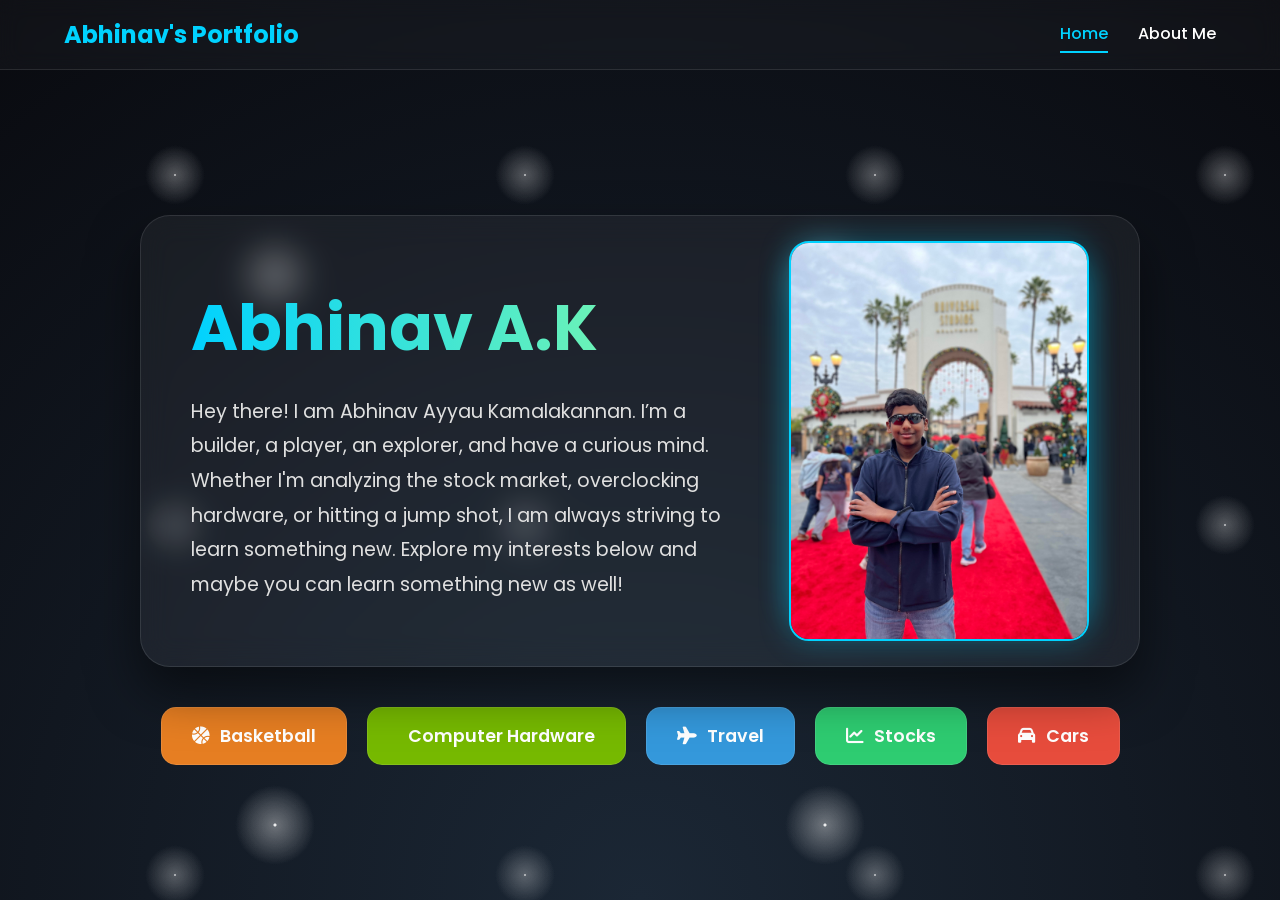
<file: Blog Website/index.html>
<!DOCTYPE html>
<html lang="en">
<head>
    <meta charset="UTF-8">
    <meta name="viewport" content="width=device-width, initial-scale=1.0">
    <title>Abhinav's Universe</title>
    <link rel="stylesheet" href="style.css">
    <link href="https://fonts.googleapis.com/css2?family=Poppins:wght@300;400;700&display=swap" rel="stylesheet">
    <link rel="stylesheet" href="https://cdnjs.cloudflare.com/ajax/libs/font-awesome/6.4.0/css/all.min.css">
</head>
<body>
    <nav class="top-nav">
        <div class="nav-container">
            <a href="index.html" class="nav-logo">Abhinav's Portfolio</a>
            <div class="nav-links">
                <a href="index.html" class="nav-item active">Home</a>
                <a href="aboutmepage.html" class="nav-item">About Me</a>
            </div>
        </div>
    </nav>

    <div class="stars-container"></div>
<body>

    <div class="stars-container"></div>

    <div class="main-container">
        
        <div class="profile-card">
            <div class="card-content">
                <h1 class="name">Abhinav A.K</h1>
                <div class="bio">
                    <p>
                        Hey there! I am Abhinav Ayyau Kamalakannan. I’m a builder, a player, an explorer, and have a 
                        curious mind. Whether I'm analyzing the stock market, overclocking hardware, 
                        or hitting a jump shot, I am always striving to learn something new. Explore my interests below 
                        and maybe you can learn something new as well!
                    </p>
                </div>
            </div>

            <div class="image-area">
                <div class="profile-pic-placeholder">
                    <span><img src="images/abhiblog.jpg" alt="Abhinav" class="profile-image"></span>
                </div>
            </div>
        </div>

        <div class="button-grid">
            <a href="#" class="interest-btn basketball">
                <i class="fas fa-basketball-ball"></i> Basketball
            </a>
            <a href="#" class="interest-btn hardware">
                <i class="fab fa-nvidia"></i>Computer Hardware
            </a>
            <a href="travel.html" class="interest-btn travel">
                <i class="fas fa-plane"></i> Travel
            </a>
            <a href="#" class="interest-btn stocks">
                <i class="fas fa-chart-line"></i> Stocks
            </a>
            <a href="#" class="interest-btn cars">
                <i class="fas fa-car"></i> Cars
            </a>
        </div>

    </div>

</body>
</html>
</file>
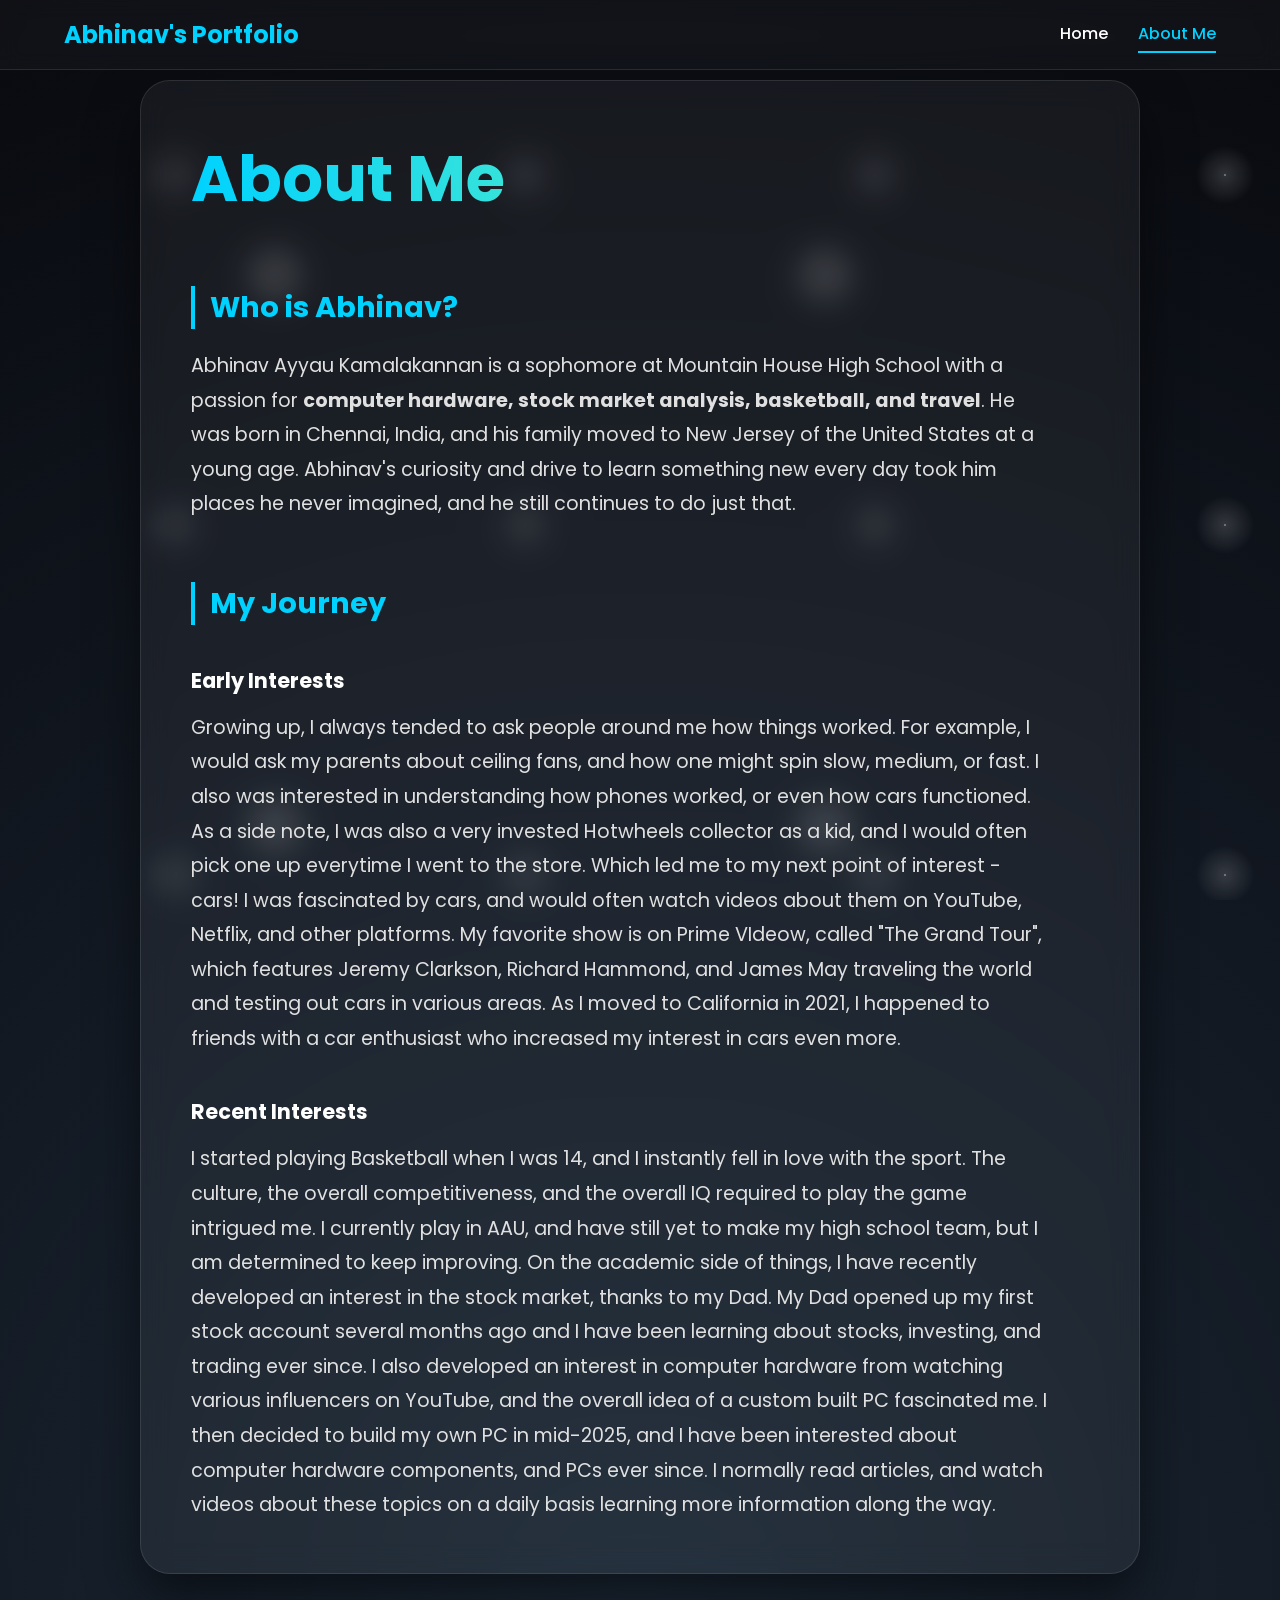
<file: Blog Website/aboutmepage.html>
<!DOCTYPE html>
<html lang="en">
<head>
    <meta charset="UTF-8">
    <meta name="viewport" content="width=device-width, initial-scale=1.0">
    <title>About Abhinav</title>
    <link rel="stylesheet" href="style.css">
    <link href="https://fonts.googleapis.com/css2?family=Poppins:wght@300;400;700&display=swap" rel="stylesheet">
</head>
<body>
    <nav class="top-nav">
        <div class="nav-container">
            <a href="index.html" class="nav-logo">Abhinav's Portfolio</a>
            <div class="nav-links">
                <a href="index.html" class="nav-item">Home</a>
                <a href="about.html" class="nav-item active">About Me</a>
            </div>
        </div>
    </nav>

    <div class="stars-container"></div>

    <div class="main-container">
        <div class="profile-card">
            <div class="card-content">
                <h1 class="name">About Me</h1>
               <div class="bio">
    <h2 class="bio-heading">Who is Abhinav?</h2>
    <p>
        Abhinav Ayyau Kamalakannan is a sophomore at Mountain House High School with a passion for 
        <strong>computer hardware, stock market analysis, basketball, and travel</strong>. He was born in 
        Chennai, India, and his family moved to New Jersey of the United States at a young age. 
        Abhinav's curiosity and drive to learn something new every day took him places he never imagined, and
        he still continues to do just that.
    </p>

    <h2 class="bio-heading">My Journey</h2>
    <h3 class="bio-subheading">Early Interests</h3>
    <p>
        Growing up, I always tended to ask people around me how things worked. For example, I would ask
        my parents about ceiling fans, and how one might spin slow, medium, or fast. I also was interested
        in understanding how phones worked, or even how cars functioned. As a side note, I was also a very
        invested Hotwheels collector as a kid, and I would often pick one up everytime I went to the store. Which 
        led me to my next point of interest - cars! I was fascinated by cars, and would often watch videos about them on YouTube,
        Netflix, and other platforms. My favorite show is on Prime VIdeow, called "The Grand Tour", which features
        Jeremy Clarkson, Richard Hammond, and James May traveling the world and testing out cars in various areas. As I moved to
        California in 2021, I happened to friends with a car enthusiast who increased my interest in cars even more.
    </p>

    <h3 class="bio-subheading">Recent Interests</h3>
    <p>
       I started playing Basketball when I was 14, and I instantly fell in love with the sport. The culture, the overall
       competitiveness, and the overall IQ required to play the game intrigued me. I currently play in AAU, and have still
       yet to make my high school team, but I am determined to keep improving. On the academic side of things, I have recently
       developed an interest in the stock market, thanks to my Dad. My Dad opened up my first stock account several months ago and 
       I have been learning about stocks, investing, and trading ever since. I also developed an interest in computer hardware from 
       watching various influencers on YouTube, and the overall idea of a custom built PC fascinated me. I then decided to build my own PC in mid-2025, 
       and I have been interested about computer hardware components, and PCs ever since. I normally read articles, and watch videos about these topics on a daily basis
       learning more information along the way.
    </p>
</div>
</file>
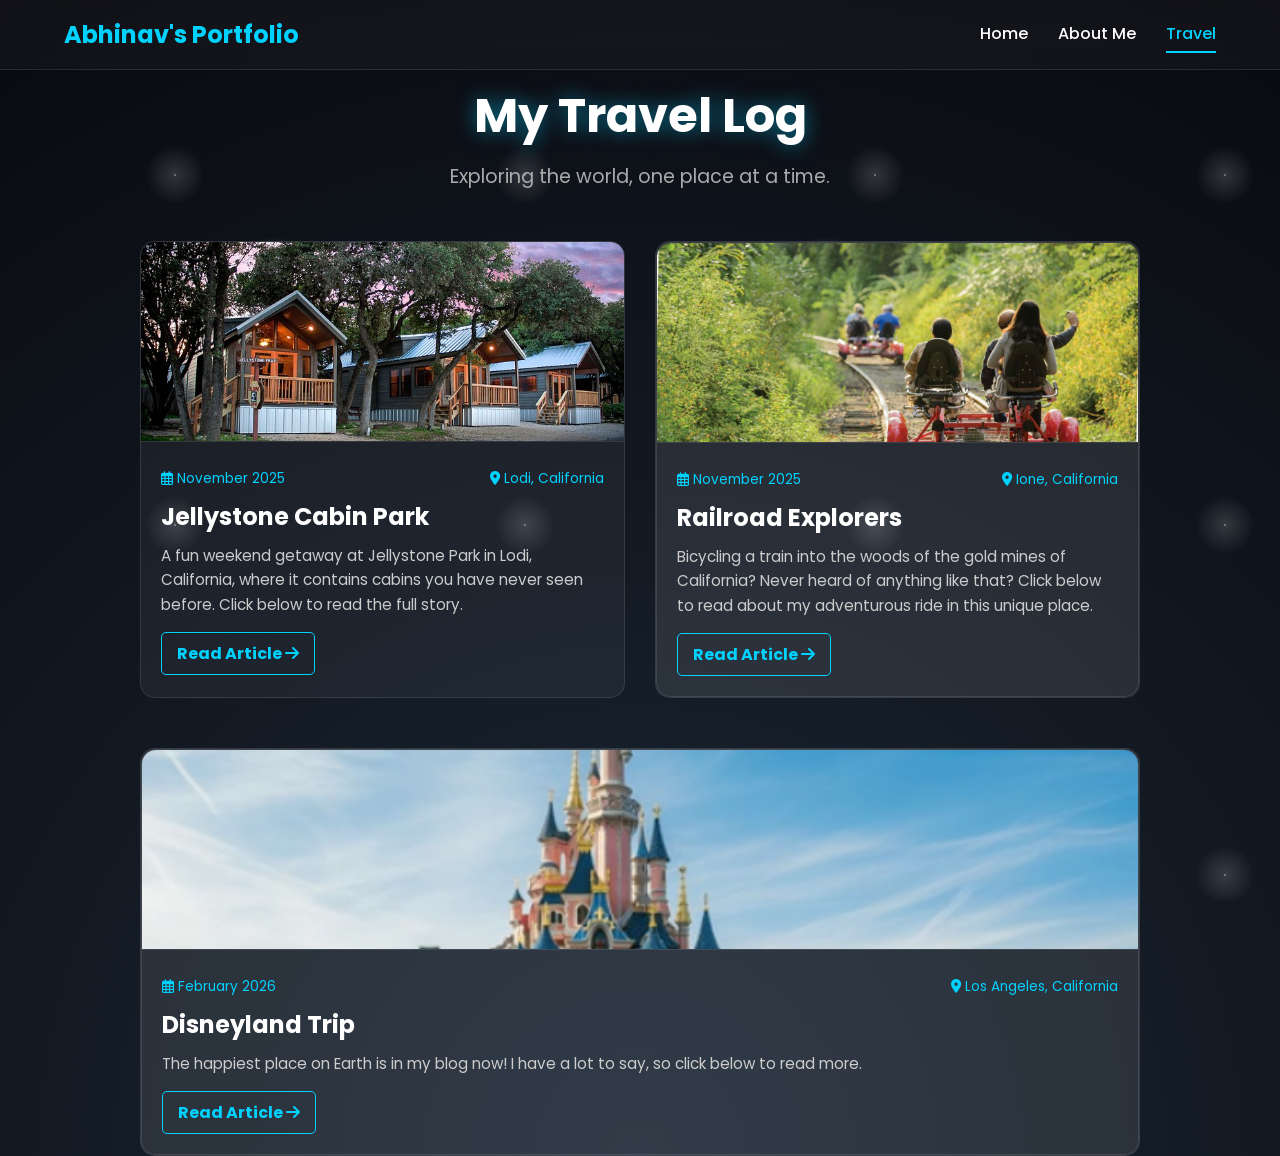
<file: Blog Website/travel.html>
<!DOCTYPE html>
<html lang="en">
<head>
    <meta charset="UTF-8">
    <meta name="viewport" content="width=device-width, initial-scale=1.0">
    <title>Abhinav's Travels</title>
    <link rel="stylesheet" href="style.css">
    <link href="https://fonts.googleapis.com/css2?family=Poppins:wght@300;400;600;700&display=swap" rel="stylesheet">
    <link rel="stylesheet" href="https://cdnjs.cloudflare.com/ajax/libs/font-awesome/6.4.0/css/all.min.css">
</head>
<body>

    <nav class="top-nav">
        <div class="nav-container">
            <a href="index.html" class="nav-logo">Abhinav's Portfolio</a>
            <div class="nav-links">
                <a href="index.html" class="nav-item">Home</a>
                <a href="aboutmepage.html" class="nav-item">About Me</a>
                <a href="travel.html" class="nav-item active">Travel</a>
            </div>
        </div>
    </nav>

    <div class="stars-container"></div>

    <div class="main-container">
        
        <h1 class="page-title">My Travel Log</h1>
        <p class="page-subtitle">Exploring the world, one place at a time.</p>

        <div class="trip-grid">

            <div class="trip-card">
                <img src="images/hill-country-cabins.jpg" alt="Trip 1" class="trip-image">
                
                <div class="trip-content">
                    <div class="trip-meta">
                        <span><i class="far fa-calendar-alt"></i> November 2025</span>
                        <span><i class="fas fa-map-marker-alt"></i> Lodi, California</span>
                    </div>

                    <h2 class="trip-title">Jellystone Cabin Park</h2>
                    <p class="trip-desc">
                        A fun weekend getaway at Jellystone Park in Lodi, California, where it contains cabins you have never seen before. 
                        Click below to read the full story. 
                    </p>
                    <a href="Jellystonepark.html" class="read-article-btn">Read Article <i class="fas fa-arrow-right"></i></a>
                </div>
            </div>

            <div class="trip-card">
                <div class="trip-card">
                <img src="images/train.jpg" alt="Bali Trip" class="trip-image">
                
                <div class="trip-content">
                    <div class="trip-meta">
                        <span><i class="far fa-calendar-alt"></i> November 2025</span>
                        <span><i class="fas fa-map-marker-alt"></i> Ione, California</span>
                    </div>

                    <h2 class="trip-title">Railroad Explorers</h2>
                    <p class="trip-desc">
                        Bicycling a train into the woods of the gold mines of California? Never heard of anything like that? Click below to read about my adventurous ride in this unique place.
                    </p>
                    
                    <a href="railroadexplorerstrip.html" class="read-article-btn">Read Article <i class="fas fa-arrow-right"></i></a>
                </div>
            </div>
                </div>
            </div>
        <div class="trip-card">
                <div class="trip-card">
                <img src="images/disney.png" alt="Disneyland Trip" class="trip-image">
                
                <div class="trip-content">
                    <div class="trip-meta">
                        <span><i class="far fa-calendar-alt"></i> February 2026</span>
                        <span><i class="fas fa-map-marker-alt"></i> Los Angeles, California</span>
                    </div>

                    <h2 class="trip-title">Disneyland Trip</h2>
                    <p class="trip-desc">
                        The happiest place on Earth is in my blog now! I have a lot to say, so click below to read more. 
                    </p>
                    
                    <a href="disneylandtrip.html" class="read-article-btn">Read Article <i class="fas fa-arrow-right"></i></a>
                </div>
            </div>
                </div>
            </div>

      

</body>
</html>
</file>
<file: Blog Website/style.css>
.top-nav {
    position: fixed;
    top: 0;
    left: 0;
    width: 100%;
    height: 70px;
    background: rgba(255, 255, 255, 0.03);
    backdrop-filter: blur(10px);
    border-bottom: 1px solid rgba(255, 255, 255, 0.1);
    z-index: 1000;
    display: flex;
    align-items: center;
}

.nav-container {
    width: 90%;
    max-width: 1200px;
    margin: 0 auto;
    display: flex;
    justify-content: space-between;
    align-items: center;
}

.nav-logo {
    font-weight: 700;
    font-size: 1.5rem;
    text-decoration: none;
    color: #00d2ff;
}

.nav-links {
    display: flex;
    gap: 30px;
}

.nav-item {
    text-decoration: none;
    color: #fff;
    font-weight: 500;
    font-size: 1rem;
    transition: color 0.3s ease;
    padding: 5px 0;
}

.nav-item:hover, .nav-item.active {
    color: #00d2ff;
    border-bottom: 2px solid #00d2ff;
}

/* Update main-container to account for the fixed nav height */
.main-container {
    margin-top: 80px; /* Pushes content down so it doesn't hide behind the nav */
    width: 90%;
    max-width: 1000px;
}
* {
    margin: 0;
    padding: 0;
    box-sizing: border-box;
}

body {
    font-family: 'Poppins', sans-serif;
    /* Dreamy Space Background */
    background: radial-gradient(circle at bottom, #1B2735 0%, #090A0F 100%);
    color: #ffffff;
    display: flex;
    justify-content: center;
    align-items: center;
    min-height: 100vh;
    overflow-x: hidden;
}

/* Creating a simple Starry effect */
.stars-container {
    position: fixed;
    top: 0; left: 0; width: 100%; height: 100%;
    background-image: 
        radial-gradient(white, rgba(255,255,255,.2) 2px, transparent 40px),
        radial-gradient(white, rgba(255,255,255,.15) 1px, transparent 30px);
    background-size: 550px 550px, 350px 350px;
    z-index: -1;
}

.main-container {
    width: 90%;
    max-width: 1000px; /* Wider for the side-by-side look */
}

/* THE PROFILE CARD - LARGER AND LIVELY */
.profile-card {
    background: rgba(255, 255, 255, 0.05); /* Glassmorphism effect */
    backdrop-filter: blur(15px);
    border: 1px solid rgba(255, 255, 255, 0.1);
    border-radius: 30px;
    display: flex; /* Side by side layout */
    align-items: center;
    padding: 50px;
    margin-bottom: 40px;
    box-shadow: 0 25px 50px rgba(0,0,0,0.5);
}

.card-content {
    flex: 1; /* Takes up left side */
    text-align: left;
    padding-right: 40px;
}

.name {
    font-size: 4rem;
    font-weight: 700;
    margin-bottom: 20px;
    background: linear-gradient(to right, #00d2ff, #92fe9d);
    -webkit-background-clip: text;
    -webkit-text-fill-color: transparent;
}

.bio p {
    font-size: 1.2rem;
    line-height: 1.8;
    color: #e0e0e0;
}

/* IMAGE ON THE RIGHT */
.image-area {
    flex: 0 0 300px; /* Fixed width for the photo */
}

.profile-pic-placeholder {
    width: 300px;
    height: 350px;
    background: #333;
    border-radius: 20px;
    display: flex;
    align-items: center;
    justify-content: center;
    border: 2px solid #00d2ff;
    box-shadow: 0 0 30px rgba(0, 210, 255, 0.3);
}

/* BUTTONS WITH UNIQUE COLORS */
.button-grid {
    display: flex;
    flex-wrap: wrap;
    gap: 20px;
    justify-content: center;
}

.interest-btn {
    text-decoration: none;
    color: white;
    padding: 15px 30px;
    border-radius: 15px;
    font-weight: 600;
    font-size: 1.1rem;
    transition: all 0.3s ease;
    display: flex;
    align-items: center;
    gap: 10px;
    border: 1px solid rgba(255,255,255,0.1);
}

/* Individual Button Colors */
.basketball { background: #e67e22; } /* Orange */
.hardware { background: #76b900; }   /* Nvidia Green */
.travel { background: #3498db; }     /* Sky Blue */
.stocks { background: #2ecc71; }     /* Money Green */
.cars { background: #e74c3c; }       /* Racing Red */

.interest-btn:hover {
    transform: translateY(-10px) scale(1.05);
    box-shadow: 0 10px 20px rgba(0,0,0,0.4);
    filter: brightness(1.2);
}

/* Responsive for Mobile */
@media (max-width: 768px) {
    .profile-card {
        flex-direction: column;
        text-align: center;
        padding: 30px;
    }
    .card-content { padding-right: 0; margin-bottom: 30px; }
    .name { font-size: 2.5rem; }
}

.profile-image {
    width: 300px;
    height: 400px; /* Adjust height based on your photo's aspect ratio */
    object-fit: cover; /* This prevents the image from looking squished */
    border-radius: 20px;
    border: 2px solid #00d2ff;
    box-shadow: 0 0 30px rgba(0, 210, 255, 0.3);
    display: block;
}
/* The Main Section Headers (like 'Who is Abhinav') */
.bio-heading {
    color: #00d2ff;
    font-size: 1.8rem;
    
    /* INCREASED GAPS HERE */
    margin-top: 60px;    /* Pushes it away from the previous section */
    margin-bottom: 20px; /* Space between header and text */
    
    border-left: 4px solid #00d2ff;
    padding-left: 15px;
}

/* The Sub-headers (like 'Early Curiosity') */
.bio-subheading {
    color: #ffffff;
    font-size: 1.3rem;
    
    /* INCREASED GAPS HERE */
    margin-top: 40px;    /* Distinct gap from previous paragraph */
    margin-bottom: 15px; /* Little breathing room below */
}
/* ========================
   TRAVEL PAGE STYLES 
   ======================== */

.page-title {
    text-align: center;
    font-size: 3rem;
    color: #ffffff;
    margin-bottom: 10px;
    text-shadow: 0 0 20px rgba(0, 210, 255, 0.5);
}

.page-subtitle {
    text-align: center;
    color: #aaaaaa;
    margin-bottom: 50px;
    font-size: 1.2rem;
}

/* THE GRID LAYOUT */
.trip-grid {
    display: grid;
    /* This automatically arranges cards: 1 column on mobile, 2 or 3 on desktop */
    grid-template-columns: repeat(auto-fit, minmax(300px, 1fr)); 
    gap: 30px;
    padding-bottom: 50px;
}

/* INDIVIDUAL CARD STYLE */
.trip-card {
    background: rgba(255, 255, 255, 0.05); /* Dark Glass effect */
    border: 1px solid rgba(255, 255, 255, 0.1);
    border-radius: 15px;
    overflow: hidden; /* Ensures image stays inside curved corners */
    transition: transform 0.3s ease, box-shadow 0.3s ease;
}

.trip-card:hover {
    transform: translateY(-10px); /* Lifts up on hover */
    box-shadow: 0 10px 30px rgba(0, 210, 255, 0.2);
    border-color: #00d2ff;
}

/* IMAGE STYLING */
.trip-image {
    width: 100%;
    height: 200px; /* Fixed height for consistency */
    object-fit: cover; /* Crops image nicely to fit */
    border-bottom: 1px solid rgba(255, 255, 255, 0.1);
}

/* TEXT CONTENT AREA */
.trip-content {
    padding: 20px;
}

.trip-meta {
    display: flex;
    justify-content: space-between;
    font-size: 0.85rem;
    color: #00d2ff; /* Neon blue text for date/location */
    margin-bottom: 10px;
}

.trip-title {
    font-size: 1.5rem;
    margin-bottom: 10px;
    color: #ffffff;
}

.trip-desc {
    font-size: 0.95rem;
    color: #cccccc;
    line-height: 1.6;
}
/* ========================
   ARTICLE PAGE STYLES 
   ======================== */

.article-container {
    width: 90%;
    max-width: 800px; /* Limits width so lines aren't too long to read */
    margin: 100px auto 50px; /* Centers the article */
    padding-bottom: 50px;
}

/* Back Button */
.back-link {
    display: inline-block;
    color: #00d2ff;
    text-decoration: none;
    margin-bottom: 20px;
    font-weight: 600;
    transition: transform 0.2s;
}

.back-link:hover {
    transform: translateX(-5px); /* Moves left slightly on hover */
}

/* The Big Hero Image */
.article-hero-img {
    width: 100%;
    height: 400px;
    object-fit: cover;
    border-radius: 20px;
    margin-bottom: 30px;
    border: 1px solid rgba(255,255,255,0.1);
}

.article-title {
    font-size: 2.5rem;
    color: #fff;
    margin-bottom: 10px;
}

.article-meta {
    color: #aaaaaa;
    font-size: 0.9rem;
    margin-bottom: 40px;
    border-bottom: 1px solid rgba(255,255,255,0.1);
    padding-bottom: 20px;
}

.article-meta .divider {
    margin: 0 10px;
    color: #333;
}

/* The Reading Content */
.article-content p {
    color: #d1d1d1;
    font-size: 1.1rem;
    line-height: 1.8;
    margin-bottom: 20px;
}

.article-content h3 {
    color: #00d2ff;
    font-size: 1.5rem;
    margin-top: 40px;
    margin-bottom: 15px;
}

/* Images inside the text */
.article-inline-img {
    width: 100%;
    border-radius: 10px;
    margin: 30px 0;
    border: 1px solid rgba(255,255,255,0.1);
}

/* The 'Read Article' button on the main travel page */
.read-article-btn {
    display: inline-block;
    margin-top: 15px;
    color: #00d2ff;
    text-decoration: none;
    font-weight: 700;
    border: 1px solid #00d2ff;
    padding: 8px 15px;
    border-radius: 5px;
    transition: all 0.3s;
}

.read-article-btn:hover {
    background: #00d2ff;
    color: #000;
}
/* ========================
   NEW GALLERY STYLES 
   ======================== */

/* Grid to hold multiple images side-by-side */
.image-gallery {
    display: grid;
    /* This creates 3 columns nicely spaced */
    grid-template-columns: repeat(auto-fit, minmax(200px, 1fr));
    gap: 15px;
    margin-top: 30px;
    margin-bottom: 10px;
}

/* Styling the images inside the gallery */
.image-gallery img {
    width: 100%;
    height: 200px; /* Keeps them all the same height */
    object-fit: cover;
    border-radius: 10px;
    border: 1px solid rgba(255,255,255,0.1);
    transition: transform 0.3s ease;
}

.image-gallery img:hover {
    transform: scale(1.05); /* Zoom effect on hover */
    z-index: 2;
}

.caption {
    text-align: center;
    font-size: 0.9rem;
    color: #888;
    font-style: italic;
    margin-bottom: 30px;
}
</file>
